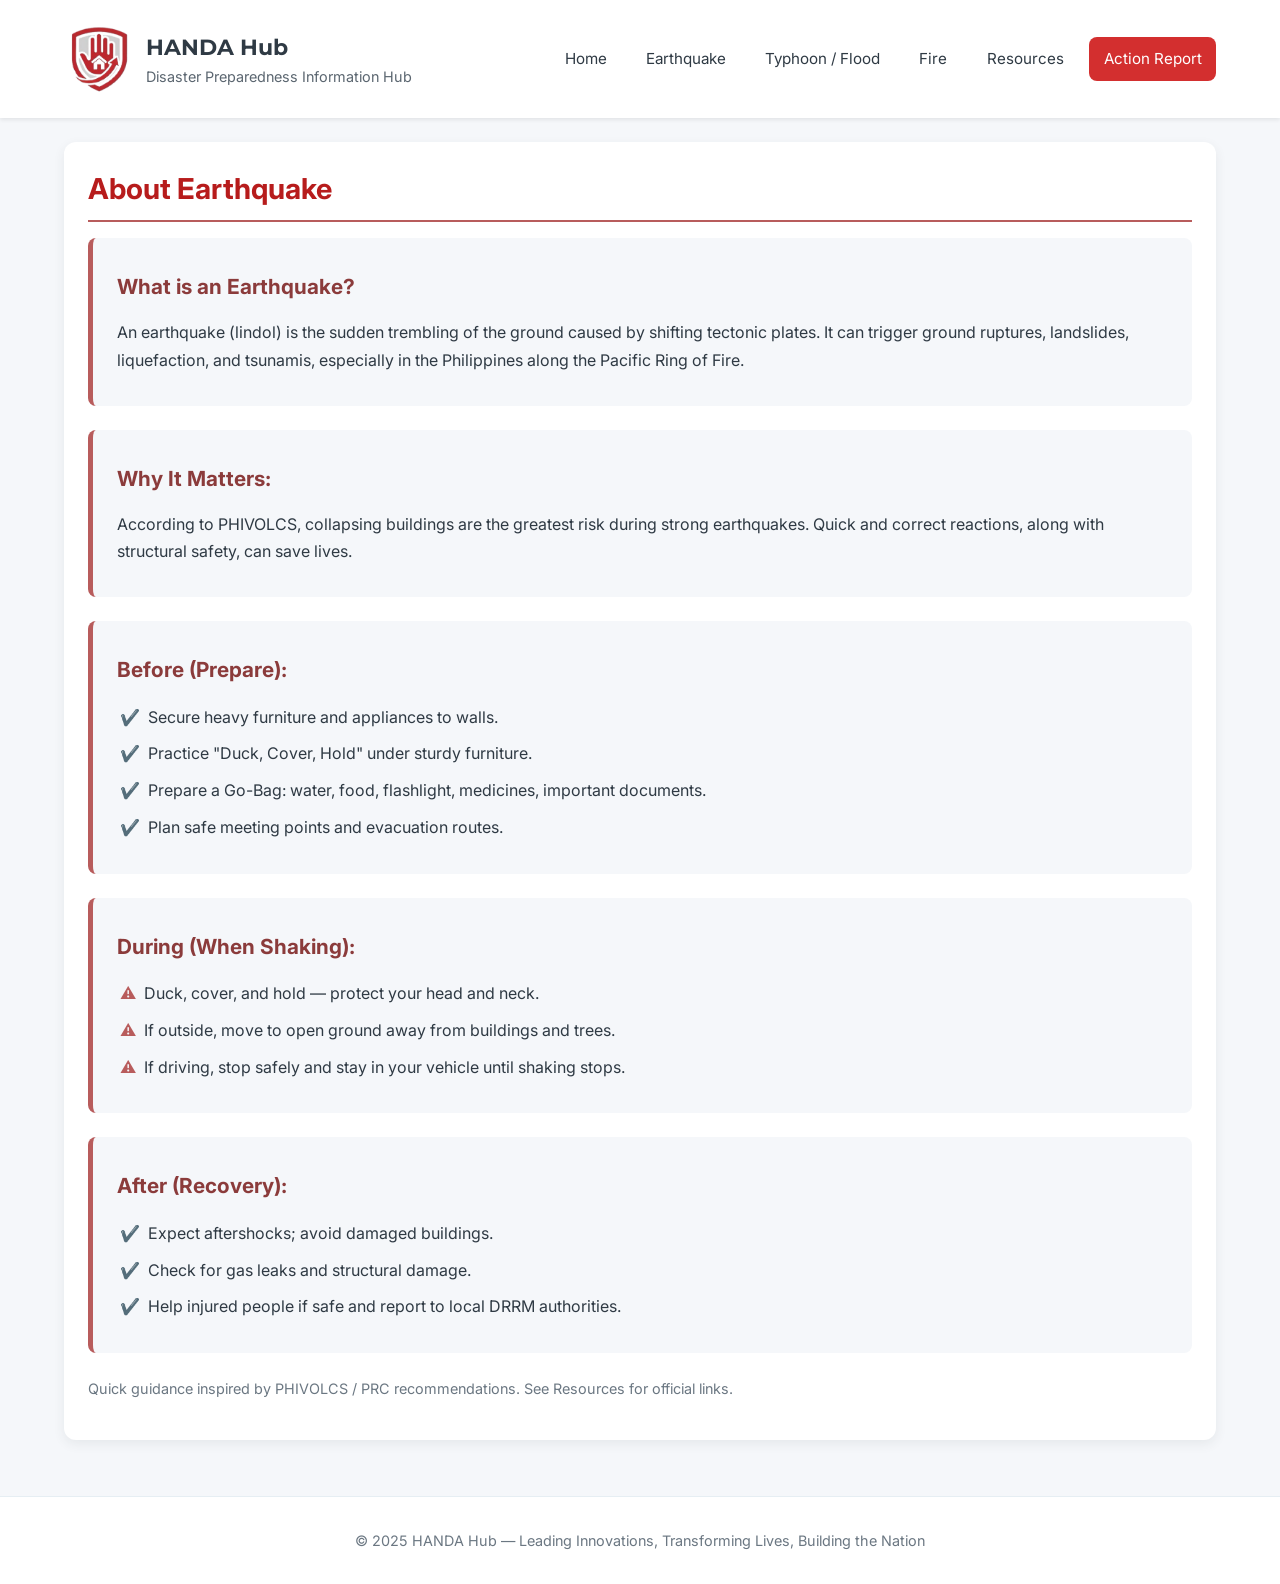
<file: earthquake.html>
<!doctype html>
<html lang="en">
<head>
  <meta charset="utf-8" />
  <meta name="viewport" content="width=device-width,initial-scale=1" />
  <title>Earthquake — HANDA Hub</title>
  <link href="https://fonts.googleapis.com/css2?family=Inter:wght@300;400;600&family=Montserrat:wght@600;700&display=swap" rel="stylesheet">
  <link rel="stylesheet" href="styles.css">
</head>
<body>
  <header class="site-header">
    <div class="container header-inner">
      <a href="index.html" class="brand">
        <img src="assetslogo.png" alt="HANDA Hub logo" class="logo">
        <div>
          <h1 class="site-title">HANDA Hub</h1>
          <p class="tagline">Disaster Preparedness Information Hub</p>
        </div>
      </a>

      <nav class="main-nav" id="mobile-menu" aria-label="Main navigation">
        <a href="index.html" class="nav-link">Home</a>
        <a href="earthquake.html" class="nav-link">Earthquake</a>
        <a href="typhoon.html" class="nav-link">Typhoon / Flood</a>
        <a href="fire.html" class="nav-link">Fire</a>
        <a href="resources.html" class="nav-link">Resources</a>
        <a href="report.html" class="nav-link cta">Action Report</a>
      </nav>

      <button class="menu-toggle" aria-controls="mobile-menu" aria-expanded="false">
        ☰
      </button>
    </div>
  </header>

  <main class="container">
    <article class="card earthquake-card">
      <h2>About Earthquake</h2>

      <section>
        <h3>What is an Earthquake?</h3>
        <p>An earthquake (lindol) is the sudden trembling of the ground caused by shifting tectonic plates. It can trigger ground ruptures, landslides, liquefaction, and tsunamis, especially in the Philippines along the Pacific Ring of Fire.</p>
      </section>

      <section>
        <h3>Why It Matters:</h3>
        <p>According to PHIVOLCS, collapsing buildings are the greatest risk during strong earthquakes. Quick and correct reactions, along with structural safety, can save lives.</p>
      </section>

      <section>
        <h3>Before (Prepare):</h3>
        <ul>
          <li>Secure heavy furniture and appliances to walls.</li>
          <li>Practice "Duck, Cover, Hold" under sturdy furniture.</li>
          <li>Prepare a Go-Bag: water, food, flashlight, medicines, important documents.</li>
          <li>Plan safe meeting points and evacuation routes.</li>
        </ul>
      </section>

      <section>
        <h3>During (When Shaking):</h3>
        <ol>
          <li>Duck, cover, and hold — protect your head and neck.</li>
          <li>If outside, move to open ground away from buildings and trees.</li>
          <li>If driving, stop safely and stay in your vehicle until shaking stops.</li>
        </ol>
      </section>

      <section>
        <h3>After (Recovery):</h3>
        <ul>
          <li>Expect aftershocks; avoid damaged buildings.</li>
          <li>Check for gas leaks and structural damage.</li>
          <li>Help injured people if safe and report to local DRRM authorities.</li>
        </ul>
      </section>

      <p class="muted">Quick guidance inspired by PHIVOLCS / PRC recommendations. See Resources for official links.</p>
    </article>
  </main>

  <footer class="site-footer">
    <div class="container">
      <p>© 2025 HANDA Hub — Leading Innovations, Transforming Lives, Building the Nation</p>
    </div>
  </footer>
</body>
</html>
</file>
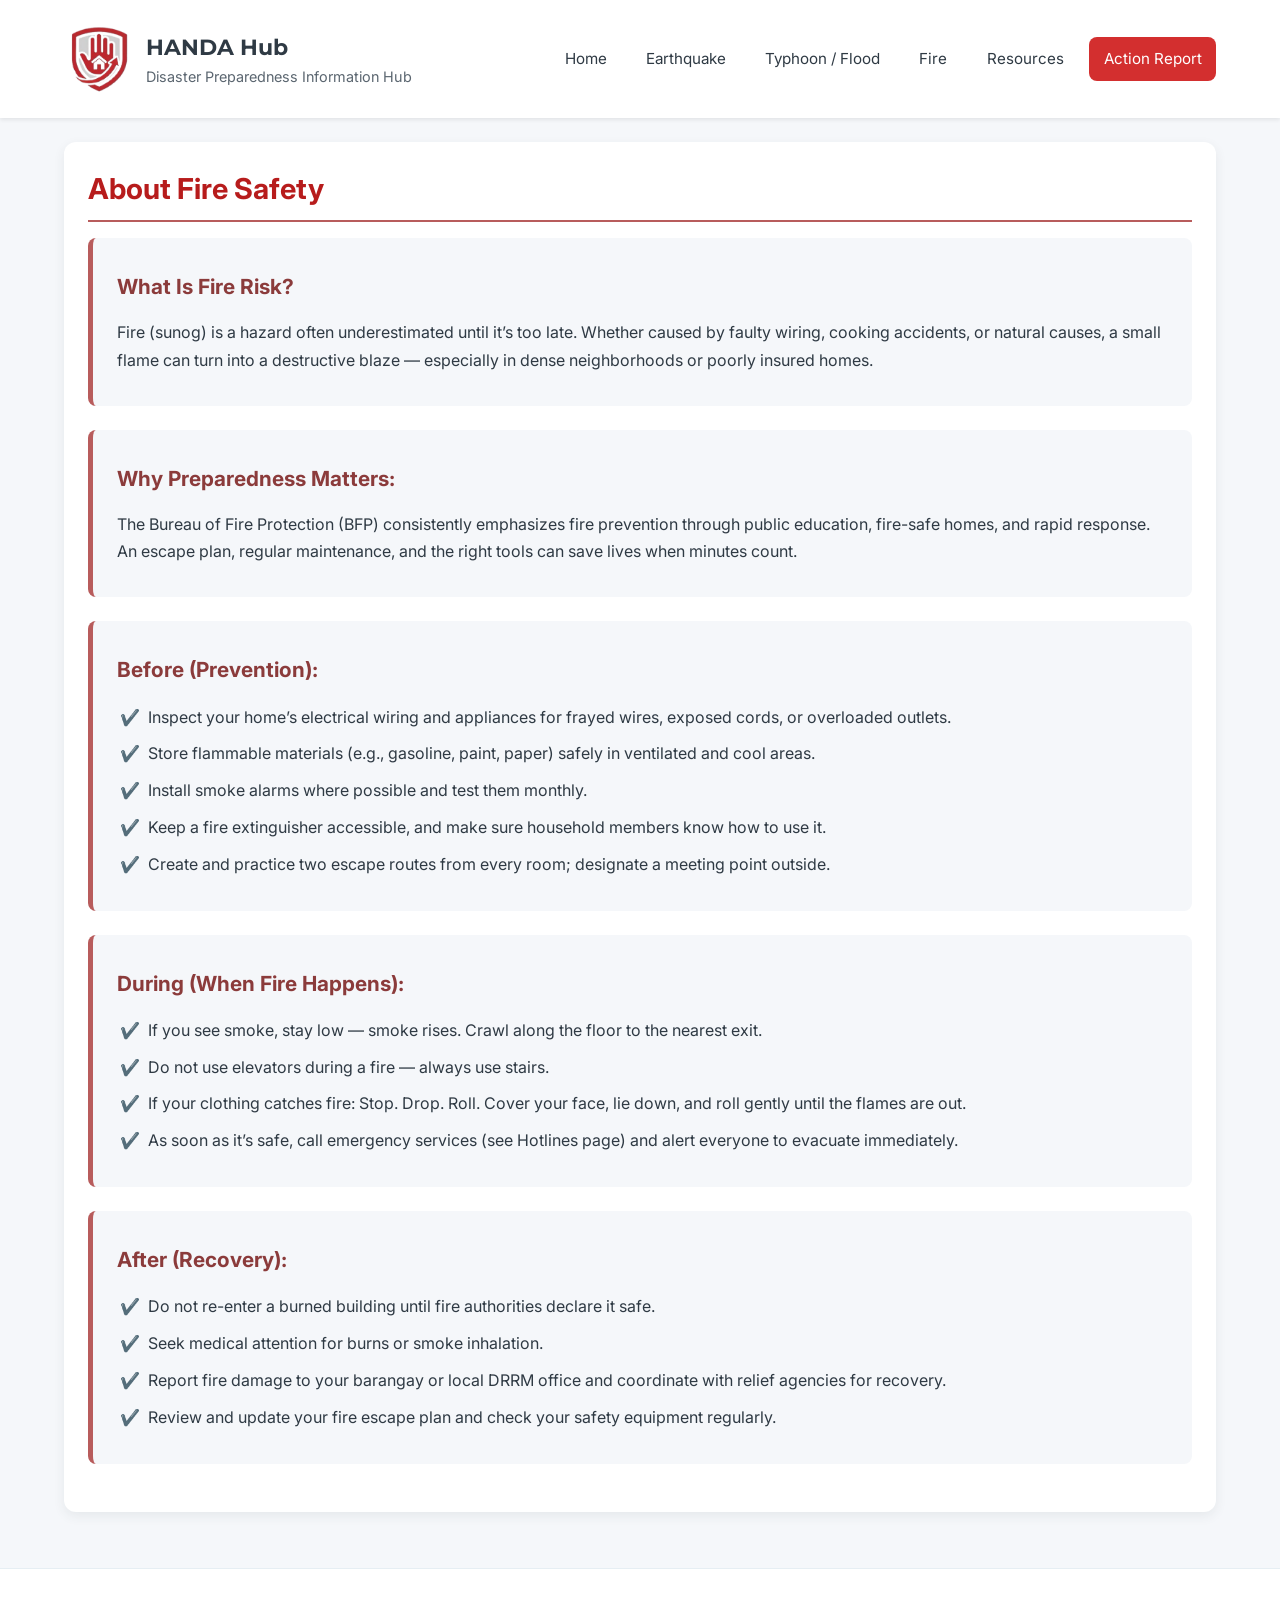
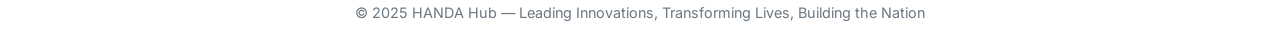
<file: fire.html>
<!doctype html>
<html lang="en">
<head>
  <meta charset="utf-8" />
  <meta name="viewport" content="width=device-width,initial-scale=1" />
  <title>Fire Safety — HANDA Hub</title>

  <link href="https://fonts.googleapis.com/css2?family=Inter:wght@300;400;600&family=Montserrat:wght@600;700&display=swap" rel="stylesheet">
  <link rel="stylesheet" href="styles.css">
</head>
<body>

<header class="site-header">
  <div class="container header-inner">
    <a href="index.html" class="brand">
      <img src="assetslogo.png" class="logo" alt="HANDA Hub logo">
      <div>
        <h1 class="site-title">HANDA Hub</h1>
        <p class="tagline">Disaster Preparedness Information Hub</p>
      </div> 
    </a>
    
    <nav class="main-nav" id="mobile-menu" aria-label="Main navigation">
        <a href="index.html" class="nav-link">Home</a>
        <a href="earthquake.html" class="nav-link">Earthquake</a>
        <a href="typhoon.html" class="nav-link">Typhoon / Flood</a>
        <a href="fire.html" class="nav-link">Fire</a>
        <a href="resources.html" class="nav-link">Resources</a>
        <a href="report.html" class="nav-link cta">Action Report</a>
      </nav>

      <button class="menu-toggle" aria-controls="mobile-menu" aria-expanded="false">
        ☰
      </button>
  </div>
</header>

<main class="container">
  <article class="card fire-card">
    <h2>About Fire Safety</h2>
    
    <section>
      <h3>What Is Fire Risk?</h3>
      <p>
        Fire (sunog) is a hazard often underestimated until it’s too late. Whether caused by faulty wiring, cooking accidents, or natural causes, a small flame can turn into a destructive blaze — especially in dense neighborhoods or poorly insured homes.
      </p>
    </section>
    
    <section>
      <h3>Why Preparedness Matters:</h3>
      <p>
        The Bureau of Fire Protection (BFP) consistently emphasizes fire prevention through public education, fire-safe homes, and rapid response. An escape plan, regular maintenance, and the right tools can save lives when minutes count.
      </p>
    </section>

    <section>
      <h3>Before (Prevention):</h3>
      <ul>
        <li>Inspect your home’s electrical wiring and appliances for frayed wires, exposed cords, or overloaded outlets.</li>
        <li>Store flammable materials (e.g., gasoline, paint, paper) safely in ventilated and cool areas.</li>
        <li>Install smoke alarms where possible and test them monthly.</li>
        <li>Keep a fire extinguisher accessible, and make sure household members know how to use it.</li>
        <li>Create and practice two escape routes from every room; designate a meeting point outside.</li>       
      </ul>
    </section>

    <section>
      <h3>During (When Fire Happens):</h3>
      <ul>
        <li>If you see smoke, stay low — smoke rises. Crawl along the floor to the nearest exit.</li>
        <li>Do not use elevators during a fire — always use stairs.</li>
        <li>If your clothing catches fire: Stop. Drop. Roll. Cover your face, lie down, and roll gently until the flames are out.</li>
        <li>As soon as it’s safe, call emergency services (see Hotlines page) and alert everyone to evacuate immediately.</li>
      </ul>
    </section>

    <section>
      <h3>After (Recovery):</h3>
      <ul>
        <li>Do not re-enter a burned building until fire authorities declare it safe.</li>
        <li>Seek medical attention for burns or smoke inhalation.</li>
        <li>Report fire damage to your barangay or local DRRM office and coordinate with relief agencies for recovery.</li>
        <li>Review and update your fire escape plan and check your safety equipment regularly.</li>
      </ul>
    </section>
    
  </article>
</main>

<footer class="site-footer">
  <div class="container">
    <p>© 2025 HANDA Hub — Leading Innovations, Transforming Lives, Building the Nation</p>
  </div>
</footer>
</body>
</html>
</file>
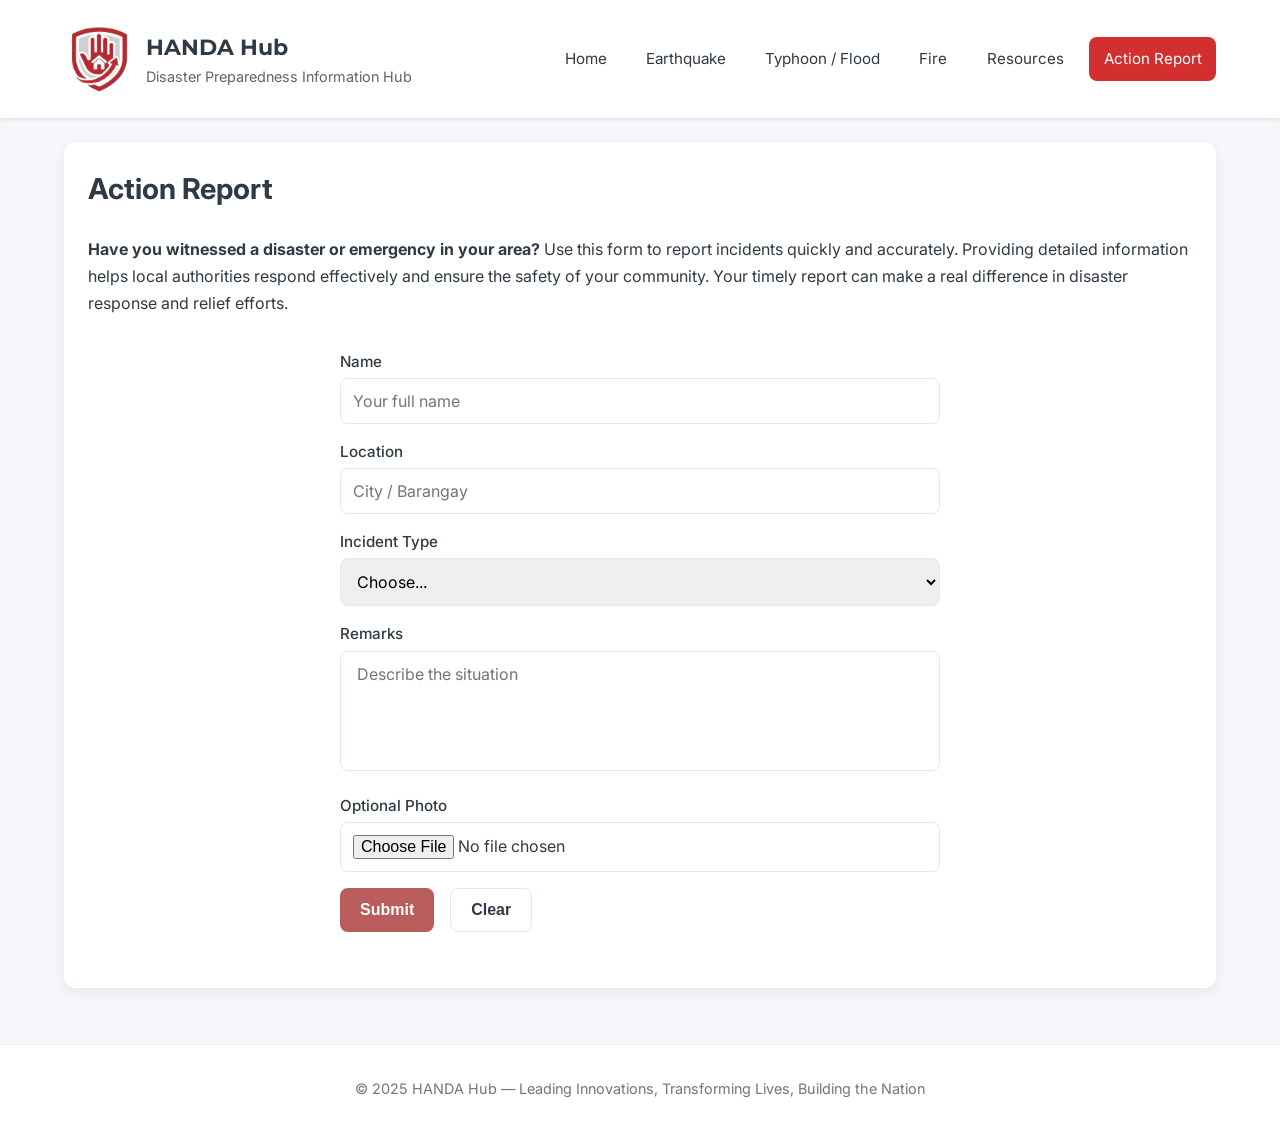
<file: report.html>
<!doctype html>
<html lang="en">
<head>
  <meta charset="utf-8" />
  <meta name="viewport" content="width=device-width,initial-scale=1" />
  <title>Action Report — HANDA Hub</title>
  <link href="https://fonts.googleapis.com/css2?family=Inter:wght@300;400;600&family=Montserrat:wght@600;700&display=swap" rel="stylesheet">
  <link rel="stylesheet" href="styles.css">
</head>
<body>
  <header class="site-header">
    <div class="container header-inner">
      <a href="index.html" class="brand">
        <img src="assetslogo.png" alt="HANDA Hub logo" class="logo">
        <div>
          <h1 class="site-title">HANDA Hub</h1>
          <p class="tagline">Disaster Preparedness Information Hub</p>
        </div>
      </a>

      <nav class="main-nav" id="mobile-menu" aria-label="Main navigation">
        <a href="index.html" class="nav-link">Home</a>
        <a href="earthquake.html" class="nav-link">Earthquake</a>
        <a href="typhoon.html" class="nav-link">Typhoon / Flood</a>
        <a href="fire.html" class="nav-link">Fire</a>
        <a href="resources.html" class="nav-link">Resources</a>
        <a href="report.html" class="nav-link cta">Action Report</a>
      </nav>

      <button class="menu-toggle" aria-controls="mobile-menu" aria-expanded="false">
        ☰
      </button>
    </div>
  </header>

  <main class="container">
    <article class="card">
      <h2>Action Report</h2>
      <p>
        <strong>Have you witnessed a disaster or emergency in your area?</strong> Use this form to report incidents quickly and accurately. Providing detailed information helps local authorities respond effectively and ensure the safety of your community. Your timely report can make a real difference in disaster response and relief efforts.
      </p>

      <form>
        <label for="reporterName">
          Name
          <input type="text" name="reporterName" id="reporterName" placeholder="Your full name" required>
        </label>

        <label for="location">
          Location
          <input type="text" name="location" id="location" placeholder="City / Barangay" required>
        </label>

        <label for="incidentType">
          Incident Type
          <select name="incidentType" id="incidentType" required>
            <option value="">Choose...</option>
            <option>Earthquake</option>
            <option>Typhoon / Flood</option>
            <option>Fire</option>
            <option>Other</option>
          </select>
        </label>

        <label for="remarks">
          Remarks
          <textarea name="remarks" id="remarks" rows="4" placeholder="Describe the situation"></textarea>
        </label>

        <label for="photo">
          Optional Photo
          <input type="file" id="photo" accept="image/*">
        </label>

        <div class="form-actions">
          <button type="submit" class="btn">Submit</button>
          <button type="reset" class="btn ghost">Clear</button>
        </div>
      </form>
    </article>
  </main>

  <footer class="site-footer">
    <div class="container">
      <p>© 2025 HANDA Hub — Leading Innovations, Transforming Lives, Building the Nation</p>
    </div>
  </footer>
</body>
</html>
</file>
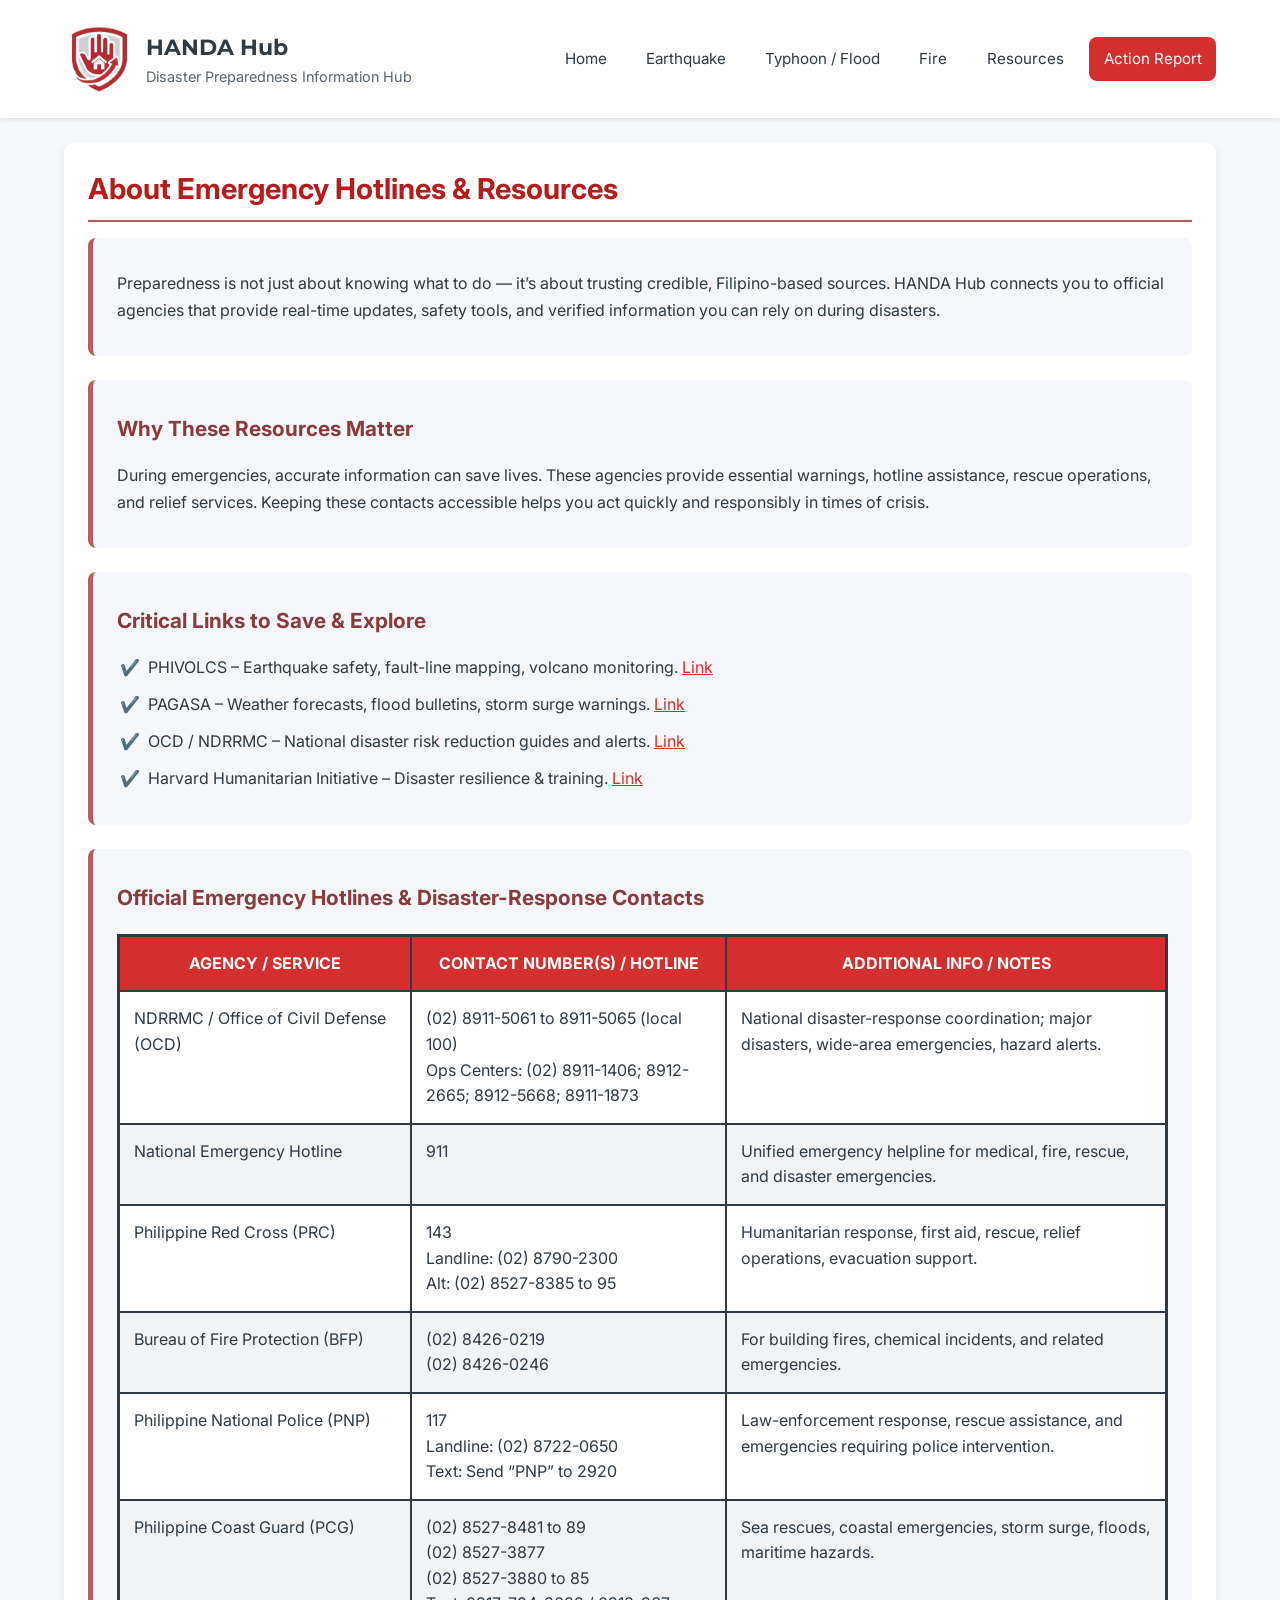
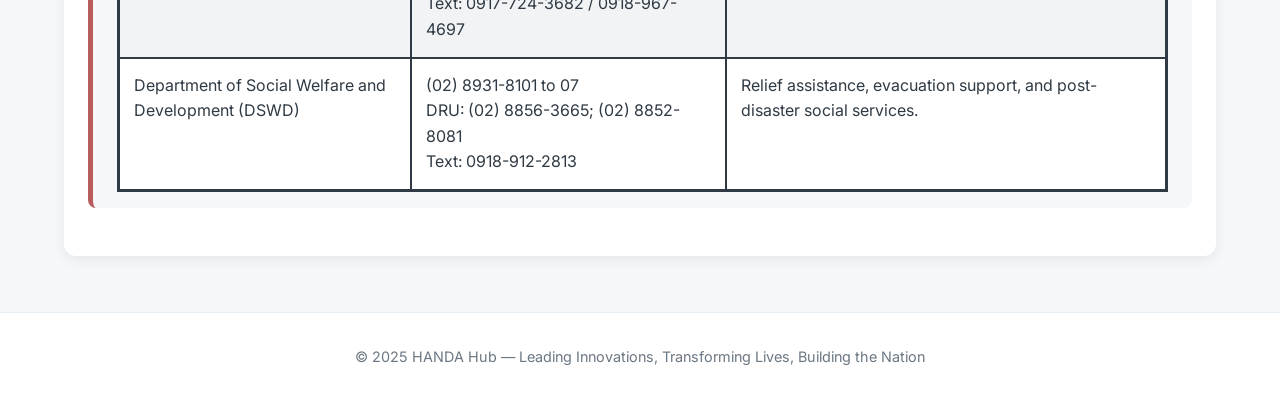
<file: resources.html>
<!doctype html>
<html lang="en">
<head>
  <meta charset="utf-8" />
  <meta name="viewport" content="width=device-width,initial-scale=1" />
  <title>Resources & Hotlines — HANDA Hub</title>

  <link href="https://fonts.googleapis.com/css2?family=Inter:wght@300;400;600&family=Montserrat:wght@600;700&display=swap" rel="stylesheet">
  <link rel="stylesheet" href="styles.css">
</head>
<body>

<header class="site-header">
  <div class="container header-inner">
    <a href="index.html" class="brand">
      <img src="assetslogo.png" class="logo" alt="HANDA Hub logo">
      <div>
        <h1 class="site-title">HANDA Hub</h1>
        <p class="tagline">Disaster Preparedness Information Hub</p>
      </div> 
    </a>

    <nav class="main-nav" id="mobile-menu" aria-label="Main navigation">
        <a href="index.html" class="nav-link">Home</a>
        <a href="earthquake.html" class="nav-link">Earthquake</a>
        <a href="typhoon.html" class="nav-link">Typhoon / Flood</a>
        <a href="fire.html" class="nav-link">Fire</a>
        <a href="resources.html" class="nav-link">Resources</a>
        <a href="report.html" class="nav-link cta">Action Report</a>
      </nav>

      <button class="menu-toggle" aria-controls="mobile-menu" aria-expanded="false">
        ☰
      </button>
  </div>
</header>

<main class="container">
  <article class="card resources-card">

    <h2>About Emergency Hotlines & Resources</h2>
    
    <section>
      <p>
        Preparedness is not just about knowing what to do — it’s about trusting credible, Filipino-based sources. 
        HANDA Hub connects you to official agencies that provide real-time updates, safety tools, and verified information 
        you can rely on during disasters.
      </p>
    </section>

    <section>
      <h3>Why These Resources Matter</h3>
      <p>
        During emergencies, accurate information can save lives. These agencies provide essential warnings, 
        hotline assistance, rescue operations, and relief services. Keeping these contacts accessible helps you 
        act quickly and responsibly in times of crisis.
      </p>
    </section>

    <section>
      <h3>Critical Links to Save & Explore</h3>
      <ul>
        <li>PHIVOLCS – Earthquake safety, fault-line mapping, volcano monitoring. <a href="https://www.phivolcs.dost.gov.ph" target="_blank">Link</a></li>
        <li>PAGASA – Weather forecasts, flood bulletins, storm surge warnings. <a href="https://www.pagasa.dost.gov.ph" target="_blank">Link</a></li>
        <li>OCD / NDRRMC – National disaster risk reduction guides and alerts. <a href="https://ocd.gov.ph">Link</a></li>
        <li>Harvard Humanitarian Initiative – Disaster resilience & training. <a href="https://hhi.harvard.edu">Link</a></li>
      </ul>
    </section>

    <!-- Emergency Hotlines Table stays intact -->
    <section>
      <h3>Official Emergency Hotlines & Disaster-Response Contacts</h3>
      <table class="hotline-table">
        <thead>
          <tr>
            <th>Agency / Service</th>
            <th>Contact Number(s) / Hotline</th>
            <th>Additional Info / Notes</th>
          </tr>
        </thead>
        <tbody>
          <tr>
            <td data-label="Agency / Service">NDRRMC / Office of Civil Defense (OCD)</td>
            <td data-label="Contact Number(s)">
              (02) 8911-5061 to 8911-5065 (local 100)<br>
              Ops Centers: (02) 8911-1406; 8912-2665; 8912-5668; 8911-1873
            </td>
            <td data-label="Notes">National disaster-response coordination; major disasters, wide-area emergencies, hazard alerts.</td>
          </tr>
          <tr>
            <td data-label="Agency / Service">National Emergency Hotline</td>
            <td data-label="Contact Number(s)">911</td>
            <td data-label="Notes">Unified emergency helpline for medical, fire, rescue, and disaster emergencies.</td>
          </tr>
          <tr>
            <td data-label="Agency / Service">Philippine Red Cross (PRC)</td>
            <td data-label="Contact Number(s)">
              143<br>
              Landline: (02) 8790-2300<br>
              Alt: (02) 8527-8385 to 95
            </td>
            <td data-label="Notes">Humanitarian response, first aid, rescue, relief operations, evacuation support.</td>
          </tr>
          <tr>
            <td data-label="Agency / Service">Bureau of Fire Protection (BFP)</td>
            <td data-label="Contact Number(s)">
              (02) 8426-0219<br>
              (02) 8426-0246
            </td>
            <td data-label="Notes">For building fires, chemical incidents, and related emergencies.</td>
          </tr>
          <tr>
            <td data-label="Agency / Service">Philippine National Police (PNP)</td>
            <td data-label="Contact Number(s)">
              117<br>
              Landline: (02) 8722-0650<br>
              Text: Send “PNP” to 2920
            </td>
            <td data-label="Notes">Law-enforcement response, rescue assistance, and emergencies requiring police intervention.</td>
          </tr>
          <tr>
            <td data-label="Agency / Service">Philippine Coast Guard (PCG)</td>
            <td data-label="Contact Number(s)">
              (02) 8527-8481 to 89<br>
              (02) 8527-3877<br>
              (02) 8527-3880 to 85<br>
              Text: 0917-724-3682 / 0918-967-4697
            </td>
            <td data-label="Notes">Sea rescues, coastal emergencies, storm surge, floods, maritime hazards.</td>
          </tr>
          <tr>
            <td data-label="Agency / Service">Department of Social Welfare and Development (DSWD)</td>
            <td data-label="Contact Number(s)">
              (02) 8931-8101 to 07<br>
              DRU: (02) 8856-3665; (02) 8852-8081<br>
              Text: 0918-912-2813
            </td>
            <td data-label="Notes">Relief assistance, evacuation support, and post-disaster social services.</td>
          </tr>
        </tbody>
      </table>
    </section>

  </article>
</main>

<footer class="site-footer">
  <div class="container">
    <p>© 2025 HANDA Hub — Leading Innovations, Transforming Lives, Building the Nation</p>
  </div>
</footer>

</body>
</html>
</file>
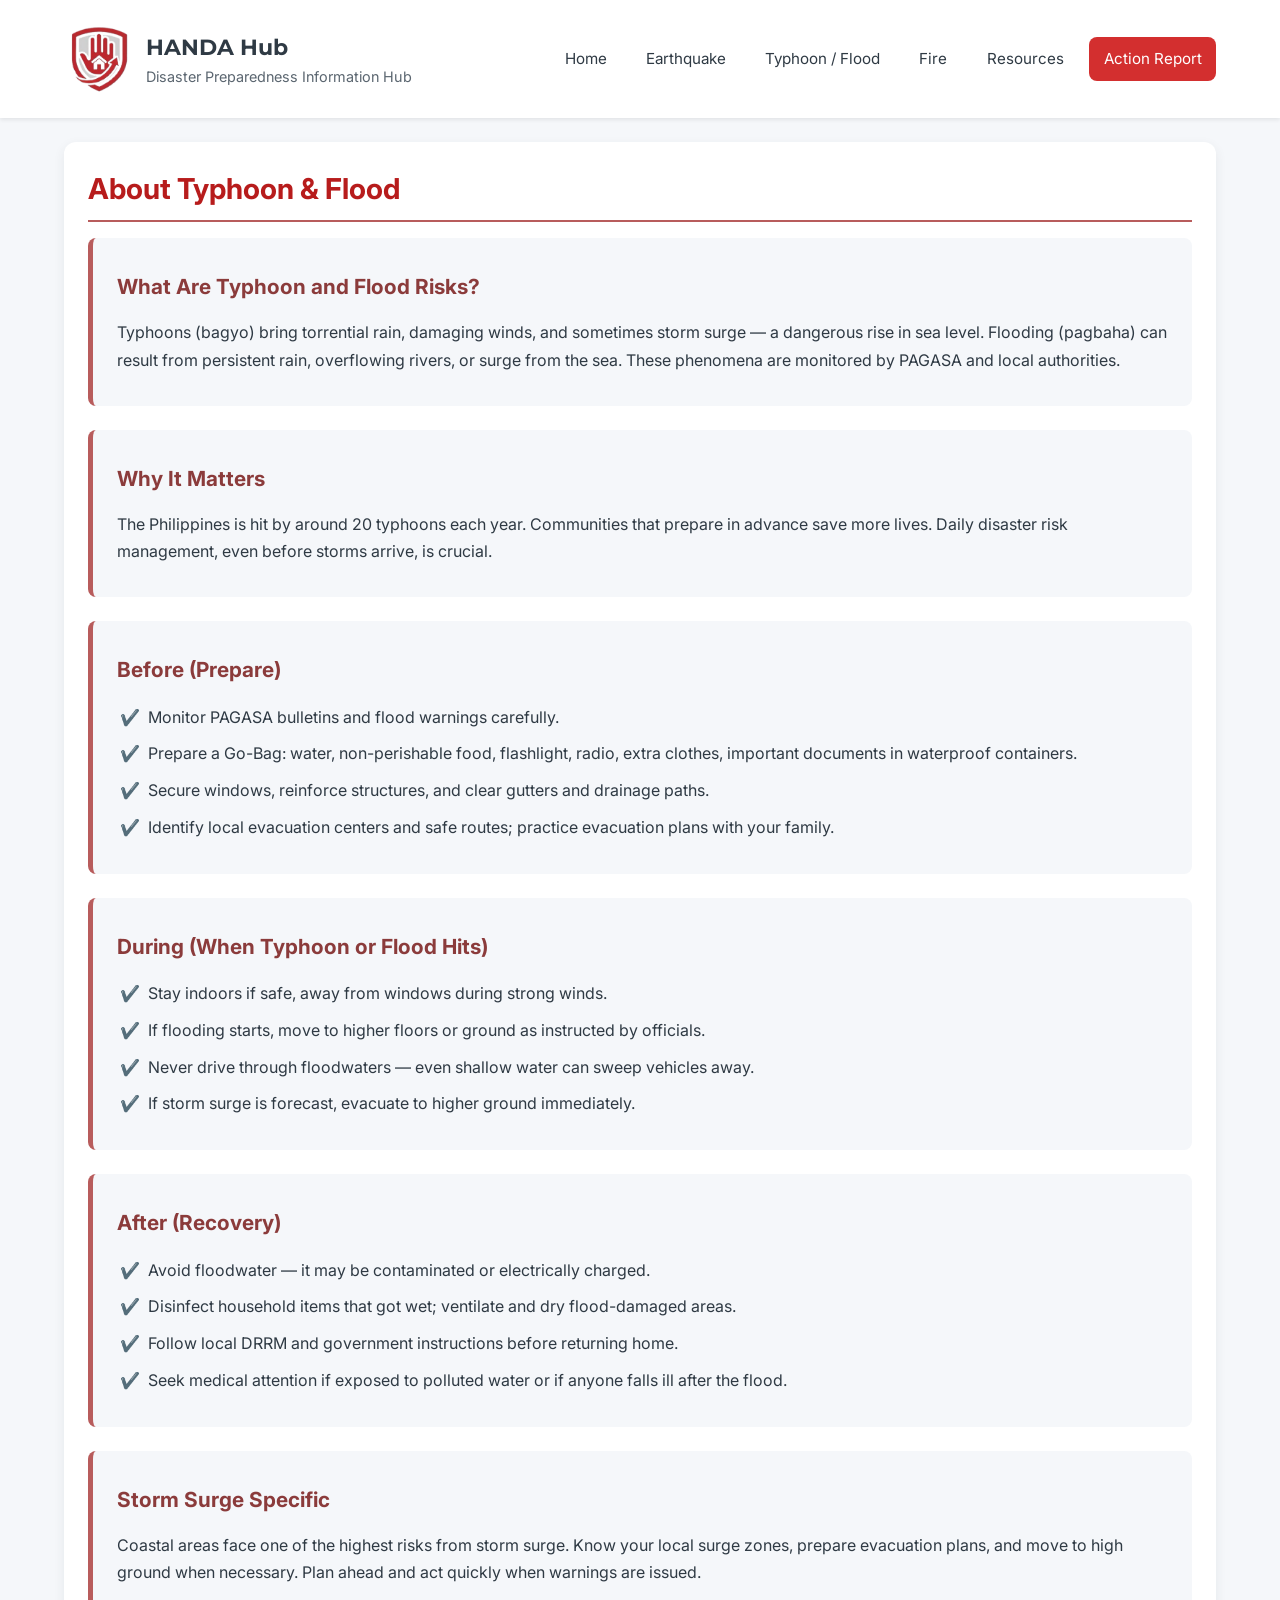
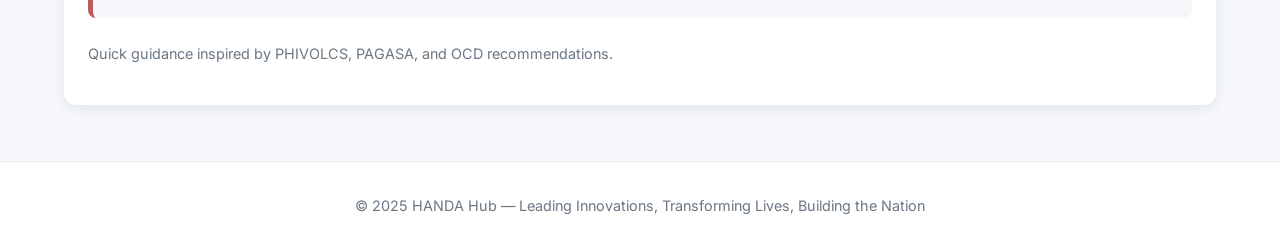
<file: typhoon.html>
<!doctype html>
<html lang="en">
<head>
  <meta charset="utf-8" />
  <meta name="viewport" content="width=device-width,initial-scale=1" />
  <title>Typhoon & Flood — HANDA Hub</title>
  <link href="https://fonts.googleapis.com/css2?family=Inter:wght@300;400;600&family=Montserrat:wght@600;700&display=swap" rel="stylesheet">
  <link rel="stylesheet" href="styles.css">
</head>
<body>

<header class="site-header">
  <div class="container header-inner">
    <a href="index.html" class="brand">
      <img src="assetslogo.png" class="logo" alt="HANDA Hub logo">
      <div>
        <h1 class="site-title">HANDA Hub</h1>
        <p class="tagline">Disaster Preparedness Information Hub</p>
      </div> 
    </a>

    <nav class="main-nav" id="mobile-menu" aria-label="Main navigation">
        <a href="index.html" class="nav-link">Home</a>
        <a href="earthquake.html" class="nav-link">Earthquake</a>
        <a href="typhoon.html" class="nav-link">Typhoon / Flood</a>
        <a href="fire.html" class="nav-link">Fire</a>
        <a href="resources.html" class="nav-link">Resources</a>
        <a href="report.html" class="nav-link cta">Action Report</a>
      </nav>

      <button class="menu-toggle" aria-controls="mobile-menu" aria-expanded="false">
        ☰
      </button>
  </div>
</header>

<main class="container">
  <article class="card typhoon-card">
    <h2>About Typhoon & Flood</h2>

    <section>
      <h3>What Are Typhoon and Flood Risks?</h3>
      <p>
        Typhoons (bagyo) bring torrential rain, damaging winds, and sometimes storm surge — a dangerous rise in sea level. Flooding (pagbaha) can result from persistent rain, overflowing rivers, or surge from the sea. These phenomena are monitored by PAGASA and local authorities.
      </p>
    </section>

    <section>
      <h3>Why It Matters</h3>
      <p>
        The Philippines is hit by around 20 typhoons each year. Communities that prepare in advance save more lives. Daily disaster risk management, even before storms arrive, is crucial.
      </p>
    </section>

    <section>
      <h3>Before (Prepare)</h3>
      <ul>
        <li>Monitor PAGASA bulletins and flood warnings carefully.</li>
        <li>Prepare a Go-Bag: water, non-perishable food, flashlight, radio, extra clothes, important documents in waterproof containers.</li>
        <li>Secure windows, reinforce structures, and clear gutters and drainage paths.</li>
        <li>Identify local evacuation centers and safe routes; practice evacuation plans with your family.</li>
      </ul>
    </section>

    <section>
      <h3>During (When Typhoon or Flood Hits)</h3>
      <ul>
        <li>Stay indoors if safe, away from windows during strong winds.</li>
        <li>If flooding starts, move to higher floors or ground as instructed by officials.</li>
        <li>Never drive through floodwaters — even shallow water can sweep vehicles away.</li>
        <li>If storm surge is forecast, evacuate to higher ground immediately.</li>
      </ul>
    </section>

    <section>
      <h3>After (Recovery)</h3>
      <ul>
        <li>Avoid floodwater — it may be contaminated or electrically charged.</li>
        <li>Disinfect household items that got wet; ventilate and dry flood-damaged areas.</li>
        <li>Follow local DRRM and government instructions before returning home.</li>
        <li>Seek medical attention if exposed to polluted water or if anyone falls ill after the flood.</li>
      </ul>
    </section>

    <section>
      <h3>Storm Surge Specific</h3>
      <p>
        Coastal areas face one of the highest risks from storm surge. Know your local surge zones, prepare evacuation plans, and move to high ground when necessary. Plan ahead and act quickly when warnings are issued.
      </p>
    </section>

    <p class="muted">Quick guidance inspired by PHIVOLCS, PAGASA, and OCD recommendations.</p>
  </article>
</main>

<footer class="site-footer">
  <div class="container">
    <p>© 2025 HANDA Hub — Leading Innovations, Transforming Lives, Building the Nation</p>
  </div>
</footer>
</body>
</html>
</file>
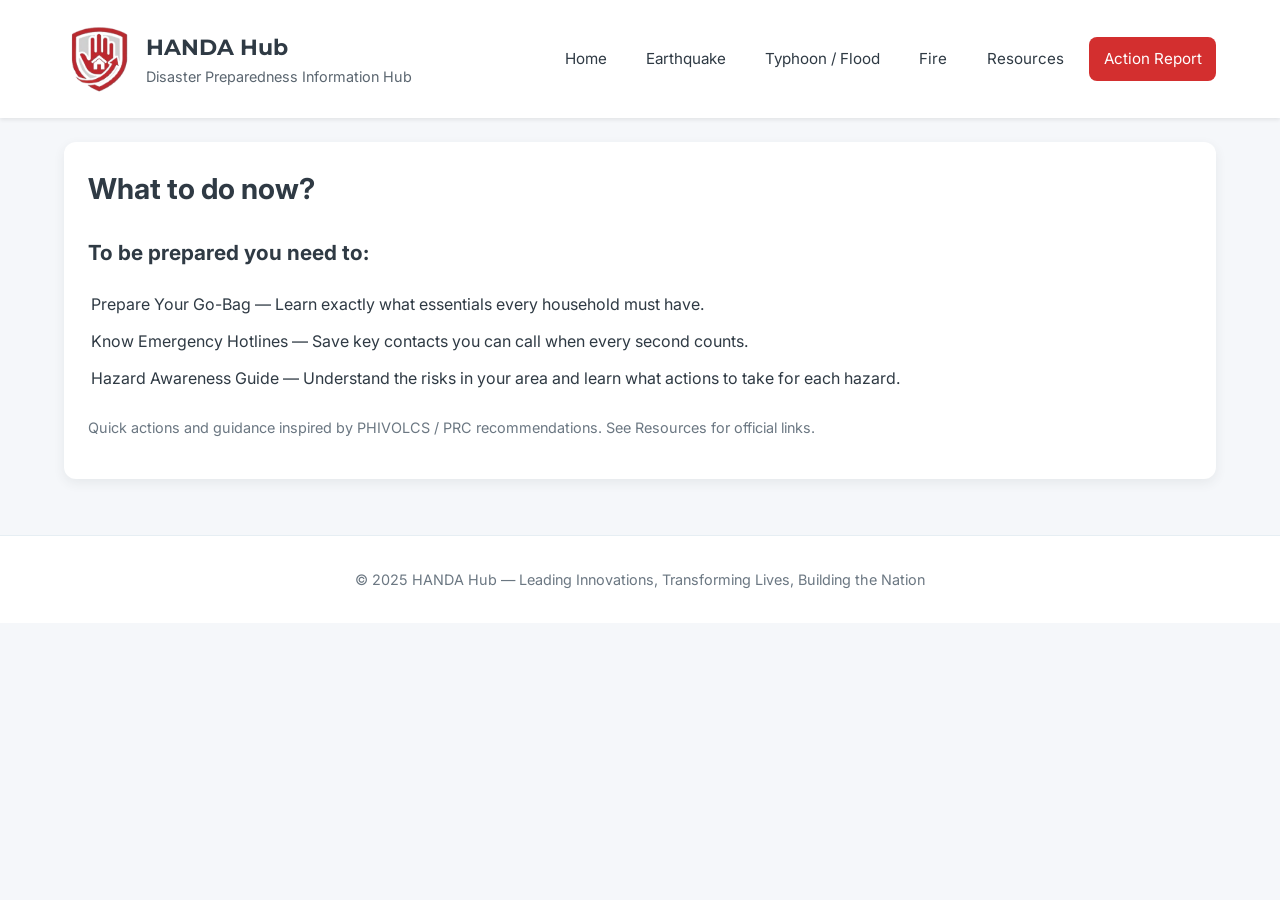
<file: what-to-do-now.html>
<!doctype html>
<html lang="en">
<head>
  <meta charset="utf-8" />
  <meta name="viewport" content="width=device-width,initial-scale=1" />
  <title>Earthquake — HANDA Hub</title>
  <link href="https://fonts.googleapis.com/css2?family=Inter:wght@300;400;600&family=Montserrat:wght@600;700&display=swap" rel="stylesheet">
  <link rel="stylesheet" href="styles.css">
</head>
<body>
  <header class="site-header">
    <div class="container header-inner">
      <a href="index.html" class="brand">
        <img src="assetslogo.png" alt="HANDA Hub logo" class="logo">
        <div>
          <h1 class="site-title">HANDA Hub</h1>
          <p class="tagline">Disaster Preparedness Information Hub</p>
        </div>
      </a>

      <nav class="main-nav" id="mobile-menu" aria-label="Main navigation">
        <a href="index.html" class="nav-link">Home</a>
        <a href="earthquake.html" class="nav-link">Earthquake</a>
        <a href="typhoon.html" class="nav-link">Typhoon / Flood</a>
        <a href="fire.html" class="nav-link">Fire</a>
        <a href="resources.html" class="nav-link">Resources</a>
        <a href="report.html" class="nav-link cta">Action Report</a>
      </nav>

      <button class="menu-toggle" aria-controls="mobile-menu" aria-expanded="false">
        ☰
      </button>
    </div>
  </header>

  <main class="container">
    <article class="card">
      <h2>What to do now?</h2>

      <section>
        <h3>To be prepared you need to:</h3>
        <ol>
          <li>Prepare Your Go-Bag — Learn exactly what essentials every household must have.</li>
          <li> Know Emergency Hotlines — Save key contacts you can call when every second counts.</li>
          <li>Hazard Awareness Guide — Understand the risks in your area and learn what actions to take for each hazard.</li>
        </ol>
      </section>


      <p class="muted">Quick actions and guidance inspired by PHIVOLCS / PRC recommendations. See Resources for official links.</p>
    </article>
  </main>

  <footer class="site-footer">
    <div class="container">
      <p>© 2025 HANDA Hub — Leading Innovations, Transforming Lives, Building the Nation
        </p>
    </div>
  </footer>
</body>
</html>
</file>
<file: styles.css>
:root{
  --primary-red: #D32F2F;
  --dark-gray: #2F3A44;
  --neutral: #F5F7FA;
  --card-bg: #FFFFFF;
  --max-width: 1200px;
  --gap: 1rem;
}

*{box-sizing:border-box}
html,body{height:100%;margin:0;padding:0}
body{
  font-family: Inter, Arial, sans-serif;
  margin:0;
  background:var(--neutral);
  color:var(--dark-gray);
  -webkit-font-smoothing:antialiased;
  font-size:16px;
  line-height:1.6;
  overflow-x: hidden;
}

/* Layout */
.container{
  max-width:var(--max-width);
  margin:0 auto;
  padding:1.5rem;
  width:100%;
}

.header-inner{
  display:flex;
  align-items:center;
  justify-content:space-between;
  gap:2rem;
  flex-wrap:wrap;
}

.brand{
  display:flex;
  align-items:center;
  gap:.75rem;
  text-decoration:none;
  color:inherit;
  transition:opacity 0.2s ease;
}

.brand:hover{
  opacity:0.8;
}

.logo{
  width:70px;
  height:70px;
  object-fit:contain
}

.site-title{
  margin:0;
  font-family: Montserrat, Arial, sans-serif;
  font-size:1.4rem;
}

.tagline{
  margin:0;
  font-size:.9rem;
  color:#5b6670;
}

.site-header{
  background:#fff;
  box-shadow:0 2px 4px rgba(0,0,0,0.08);
  position:sticky;
  top:0;
  z-index:30;
}

.menu-toggle {
  display: none;
  background: var(--primary-red);
  color: white;
  border: none;
  padding: 0.5rem 0.6rem;
  border-radius: 8px;
  cursor: pointer;
  font-size: 1rem;
  font-weight: 600;
  transition: background 0.2s ease;
}

/*.main-nav.is-open {
  display: flex !important;
  flex-direction: column;
}*/

.main-nav{
  display:flex;
  gap:.75rem;
  align-items:center;
  flex-wrap:wrap;
}

.main-nav a{
  padding:.6rem .85rem;
  text-decoration:none;
  color:var(--dark-gray);
  border-radius:6px;
  transition:background 0.2s ease;
  font-size:.95rem;
}

.main-nav a:hover{
  background:#f0f4f6;
}

.main-nav .cta{
  background:var(--primary-red);
  color:#fff;
  padding:.6rem .9rem;
  border-radius:8px;
}

.main-nav .cta:hover{
  background:#B71C1C;
}

.main-nav .active{
  font-weight:600;
  background:#f0f4f6;
}

/* Hero */
.hero{
  padding:0 0 3rem;
  text-align:center;
  max-width:900px;
  margin:0 auto;
}

.hero h2{
  font-family:Montserrat, Arial, sans-serif;
  margin:3rem 0 .5rem;
  font-size:2rem;
  line-height:1.3;
}

.hero-sub{
  color:#45515a;
  margin:1rem 0 1.5rem 0;
  font-size:1.1rem;
  line-height:1.7;
}

/* slideshow */
.slider-wrapper {
  position: relative;
  width: 100%;
}

.slideshow {
  position: relative;
  width: 100vmax;
  left: 50%;
  right: 50%;
  margin-left: -50vw;
  margin-right: -50vw;
  overflow: hidden;
  height: 500px;
}

.slides {
  display: flex;
  width: 400%; /* 1pic:100% */
  height: 100%;
  animation: slide 20s infinite linear;
}

.slide {
  flex: 0 0 25%;
  height: 100%;
}

.slide img {
  width: 100%;
  height: 100%;
  object-fit: cover;
}

@keyframes slide {
  0%   { transform: translateX(0); }
  20%  { transform: translateX(0); }

  30%  { transform: translateX(-25%); }
  50%  { transform: translateX(-25%); }

  60%  { transform: translateX(-50%); }
  80%  { transform: translateX(-50%); }

  90%  { transform: translateX(-75%); }
  99%  { transform: translateX(-75%); }

  99.0001%  { transform: translateX(0); }
  100%  { transform: translateX(0); }
}

/* chips */
.chips{
  display:flex;
  gap:.75rem;
  justify-content:center;
  flex-wrap:wrap;
  margin-top:1.5rem;
}

.chip{
  background:#fff;
  padding:.7rem 1rem;
  border-radius:999px;
  text-decoration:none;
  border:1px solid #eceff3;
  display:inline-block;
  transition:all 0.2s ease;
  font-size:.95rem;
}

.chip:hover{
  border-color:#D32F2F;
  color:#D32F2F;
  box-shadow:0 2px 8px rgba(211,47,47,0.15);
}

#intro {
  width: 98%;
  margin: 0 auto;
  text-align: justify;
}

/* cards */
.quick-cards{
  margin: 0 auto;
  display:flex;
  flex-direction: column;
  gap:1.5rem;
  margin-top:2rem;
}

.card{
  background:var(--card-bg);
  padding:1.5rem;
  border-radius:12px;
  box-shadow:0 4px 12px rgba(47,58,68,0.08);
  transition:transform 0.2s ease, box-shadow 0.2s ease;
}

.card-except {
  background:var(--card-bg);
  padding: 0;
  border-radius:12px;
  box-shadow:0 4px 12px rgba(47,58,68,0.08);
  transition:transform 0.2s ease, box-shadow 0.2s ease;
  overflow: hidden;
  display: flex;
  align-items: stretch;
}

.card-content {
  padding: 1.5rem;
  flex-grow: 1;
  min-width: 60%;
  display: flex;
  flex-direction: column;
}

.card-content h3 {
  margin-top: 0;
  margin-bottom: 0;
}

.card-content p {
  flex-grow: 1;
}

.card-image-wrapper {
  height: auto;
  min-width: 40%;
  max-width: 40%;
  background-position: center;
}

.card-except img {
  width: 100%;
  height: 100%;
  object-fit: contain;
  object-position: center;
}

.card:hover, .card-except:hover{
  transform:translateY(-4px);
  box-shadow:0 8px 24px rgba(47,58,68,0.12);
}

.card h2{
  margin-top:0;
  font-size:1.8rem;
  color:var(--dark-gray);
}

.card h3{
  margin-top:0;
  font-size:1.3rem;
  color:var(--dark-gray);
}

.card p{
  line-height:1.7;
}

.card section{
  margin-bottom:1.5rem;
}

.card ul, .card ol{
  padding-left:1.5rem;
  line-height:1.8;
}

.card li{
  margin-bottom:.5rem;
}

ul, ol {
  list-style-type: none;
  padding-left: 3px !important;
}

.small-link{
  display:inline-block;
  margin-top:auto;
  color:var(--primary-red);
  text-decoration:none;
  font-weight:600;
  transition:color 0.2s ease;
}

.small-link:hover{
  color:#B71C1C;
  text-decoration:underline;
}

/* about */
.about-card{
  margin-top:2rem;
}

/* form */
form{
  max-width:600px;
  margin:2rem auto;
}

form label{
  display:block;
  margin-bottom:1rem;
  font-weight:500;
  color:var(--dark-gray);
}

input[type="text"],
input[type="file"],
select,
textarea{
  width:100%;
  padding:.75rem;
  border:1px solid #e2e8ee;
  border-radius:8px;
  font-size:1rem;
  font-family:inherit;
  margin-top:.25rem;
  transition:border-color 0.2s ease;
}

input[type="text"]:focus,
select:focus,
textarea:focus{
  outline:none;
  border-color:var(--primary-red);
}


.form-actions{
  display:flex;
  gap:.75rem;
  margin-top:1.5rem;
}

.btn{
  background:var(--primary-red);
  color:white;
  border:none;
  padding:.75rem 1.25rem;
  border-radius:8px;
  cursor:pointer;
  font-size:1rem;
  font-weight:600;
  transition:background 0.2s ease;
}

.btn:hover{
  background:#B71C1C;
}

.btn.ghost{
  background:transparent;
  color:var(--dark-gray);
  border:1px solid #e6eef3;
}

.btn.ghost:hover{
  background:#f0f4f6;
}

/* footer */
.site-footer{
  margin-top:2rem;
  padding:0;
  background:#fff;
  color:#6b7782;
  text-align:center;
  font-size:.9rem;
  border-top:1px solid #e6eef3;
}

.site-footer p{
  margin:.5rem 0;
}

/* muted text */
.muted{
  color:#6b7782;
  font-size:.9rem;
}

/* Links */
a{
  color:var(--primary-red);
}

a:hover{
  color:#B71C1C;
}

/* Phone format */
@media (max-width:700px){
  .container{
    padding:1rem;
  }
  
  .header-inner{
    flex-direction:row;
    align-items:center;
    /*flex-direction:column;
    align-items:flex-start;*/
    justify-content:space-between;
    gap:1rem;
  }

  .menu-toggle {
    display: block;
  }

  .main-nav{
    display:none;
    width:100%;
    gap:.5rem;
    flex-direction: column;
    position: absolute;
    top: 100%;
    left: 0;
    background: #fff;
    border-top: 1px solid #e6eef3;
    padding: 1rem;
    box-shadow: 0 4px 6px rgba(0,0,0,0.05);
    z-index: 20;
  }

  .main-nav a{
    font-size:.95rem;
    padding:.7rem 1rem;
    width: 100%;
  }

  .main-nav .cta {
    margin-top: 0.5rem;
  }
  
  /*.main-nav{
    width:100%;
    gap:.5rem;
  }
  
  .main-nav a{
    font-size:.9rem;
    padding:.5rem .7rem;
  }*/

  .slideshow {
    height: 200px;
  }
  
  .hero{
    padding:0 0 2rem;
  }
  
  .hero h2{
    font-size:1.4rem;
    margin-top: 1.5rem;
  }
  
  .hero-sub{
    font-size:.95rem;
  }
  
  .quick-cards{
    grid-template-columns:1fr;
    gap:1rem;
  }

  .card-except {
    flex-direction: column;
  }

  .card-content {
    min-width: 100%;
    order: 1;
  }

  .card-image-wrapper {
    min-width: 100%;
    max-width: 100%;
    order: 2;
  }
  
  .card{
    padding:1.25rem;
  }
  
  .card h2{
    font-size:1.5rem;
  }
  
  .card h3{
    font-size:1.2rem;
  }

  .hotline-table, 
  .hotline-table thead, 
  .hotline-table tbody, 
  .hotline-table th, 
  .hotline-table td, 
  .hotline-table tr {
    display: block;
    width: 100%;
    border: none !important;
  }

  .hotline-table thead {
    display: none;
  }

  .hotline-table tr {
    margin-bottom: 1rem;
    border: none;
    border-radius: 8px;
    background: #fff;
    box-shadow: 0 1px 6px rgba(47,58,68,0.1);
  }

  .hotline-table td {
    border: none;
    padding: 0.75rem 1rem;
    position: relative;
  }

  .hotline-table td::before {
    content: attr(data-label);
    display: block;
    font-weight: 700;
    color: #B71C1C;
    margin-bottom: 0.3rem;
  }
  
  form{
    margin:1rem 0;
  }
  
  .form-actions{
    flex-direction:column;
  }
  
  .btn{
    width:100%;
  }
  
  .logo{
    width:48px;
    height:48px;
  }
}

/* Earthquake page  */
.earthquake-card section {
  background: #F5F7FA; 
  border-left: 5px solid #b85c5c;
  padding: 1rem 1.5rem;
  margin-bottom: 1.5rem;
  border-radius: 8px;
}

.earthquake-card h2 {
  color: #B71C1C;
  border-bottom: 2px solid #b85c5c;
  padding-bottom: 0.5rem;
  margin-bottom: 1rem;
}

.earthquake-card h3 {
  color: #8b3b3b;
  margin-top: 1rem;
  margin-bottom: 0.5rem;
}

.earthquake-card ul li::before {
  content: "✔️";
  margin-right: 0.5rem;
  color: #b85c5c;
}

.earthquake-card ol li::before {
  content: "⚠️";
  margin-right: 0.5rem;
  color: #b85c5c;
}

.tip-box {
  background: #F5F7FA; 
  border-left: 4px solid #b85c5c;
  padding: 0.75rem 1rem;
  margin: 1rem 0;
  border-radius: 6px;
}

.muted {
  color: #6b7782;
  font-size: 0.9rem;
  margin-top: 1rem;
}

/* Typhoon & Flood page */
.typhoon-card section {
  background: #F5F7FA; 
  border-left: 5px solid #b85c5c; 
  padding: 1rem 1.5rem;
  margin-bottom: 1.5rem;
  border-radius: 8px;
}

.typhoon-card h2 {
  color: #B71C1C; 
  border-bottom: 2px solid #b85c5c;
  padding-bottom: 0.5rem;
  margin-bottom: 1rem;
}

.typhoon-card h3 {
  color: #8b3b3b; 
  margin-top: 1rem;
  margin-bottom: 0.5rem;
}

.typhoon-card ul li::before {
  content: "✔️"; 
  margin-right: 0.5rem;
  color: #b85c5c;
}

.typhoon-card ol li::before {
  content: "⚠️";
  margin-right: 0.5rem;
  color: #b85c5c;
}

.tip-box {
  background: #F5F7FA; 
  border-left: 4px solid #b85c5c;
  padding: 0.75rem 1rem;
  margin: 1rem 0;
  border-radius: 6px;
}

.muted {
  color: #6b7782;
  font-size: 0.9rem;
  margin-top: 1rem;
}

/* Fire page */
.fire-card section {
  background: #F5F7FA; 
  border-left: 5px solid #b85c5c; 
  padding: 1rem 1.5rem;
  margin-bottom: 1.5rem;
  border-radius: 8px;
}

.fire-card h2 {
  color: #B71C1C; 
  border-bottom: 2px solid #b85c5c;
  padding-bottom: 0.5rem;
  margin-bottom: 1rem;
}

.fire-card h3 {
  color: #8b3b3b; 
  margin-top: 1rem;
  margin-bottom: 0.5rem;
}

.fire-card ul li::before {
  content: "✔️"; 
  margin-right: 0.5rem;
  color: #b85c5c;
}

.fire-card ol li::before {
  content: "⚠️"; 
  margin-right: 0.5rem;
  color: #b85c5c;
}

.tip-box {
  background: #F5F7FA;
  border-left: 4px solid #b85c5c;
  padding: 0.75rem 1rem;
  margin: 1rem 0;
  border-radius: 6px;
}

.muted {
  color: #6b7782;
  font-size: 0.9rem;
  margin-top: 1rem;
}

/* Resources page */
.resources-card section {
  background: #F5F7FA; 
  border-left: 5px solid #b85c5c; 
  padding: 1rem 1.5rem;
  margin-bottom: 1.5rem;
  border-radius: 8px;
}

.resources-card h2 {
  color: #B71C1C;
  border-bottom: 2px solid #b85c5c;
  padding-bottom: 0.5rem;
  margin-bottom: 1rem;
}

.resources-card h3 {
  color: #8b3b3b;
  margin-top: 1rem;
  margin-bottom: 0.5rem;
}

.resources-card ul li::before {
  content: "✔️";
  margin-right: 0.5rem;
  color: #b85c5c;
}

.resources-card p {
  line-height: 1.7;
}


/* EMERGENCY HOTLINES TABLE */
.hotline-table {
  width: 100%;
  border-collapse: collapse;
  margin-top: 20px;
  background: #fff;
  border: 3px solid #2F3A44;
}

.hotline-table th,.hotline-table td {
  border: 2px solid #2F3A44;
  padding: 14px;
  vertical-align: top;
  font-size: 1rem;
}

.hotline-table th {
  background: var(--primary-red);
  color: white;
  font-weight: 700;
  text-transform: uppercase;
}

.hotline-table tr:nth-child(even) {
  background: #f1f3f5;
}

fform {
  display: flex;
  flex-direction: column;
  gap: 1.25rem;
}

label {
  display: flex;
  flex-direction: column;
  font-weight: 500;
  font-size: 0.95rem;
  color: #2F3A44;
}

input[type="text"]:focus,
select:focus,
textarea:focus,
input[type="file"]:focus {
  outline: none;
  border-color: #b85c5c; 
}

textarea {
  resize: none; 
  min-height: 120px;
  padding: 0.75rem 1rem;
  border: 1px solid #e2e8ee;
  border-radius: 8px;
  font-size: 1rem;
  font-family: inherit;
}

/* Buttons */
.form-actions {
  display: flex;
  gap: 1rem;
  flex-wrap: wrap;
  margin-top: 1rem;
}

.btn {
  padding: 0.75rem 1.25rem;
  border-radius: 8px;
  font-weight: 600;
  font-size: 1rem;
  border: none;
  cursor: pointer;
  background: #b85c5c;
  color: #fff;
  transition: background 0.2s ease;
}

.btn:hover {
  background: #8b3b3b;
}

.btn.ghost {
  background: transparent;
  color: #2F3A44;
  border: 1px solid #e2e8ee;
}

.btn.ghost:hover {
  background: #f0f4f6;
}
</file>
